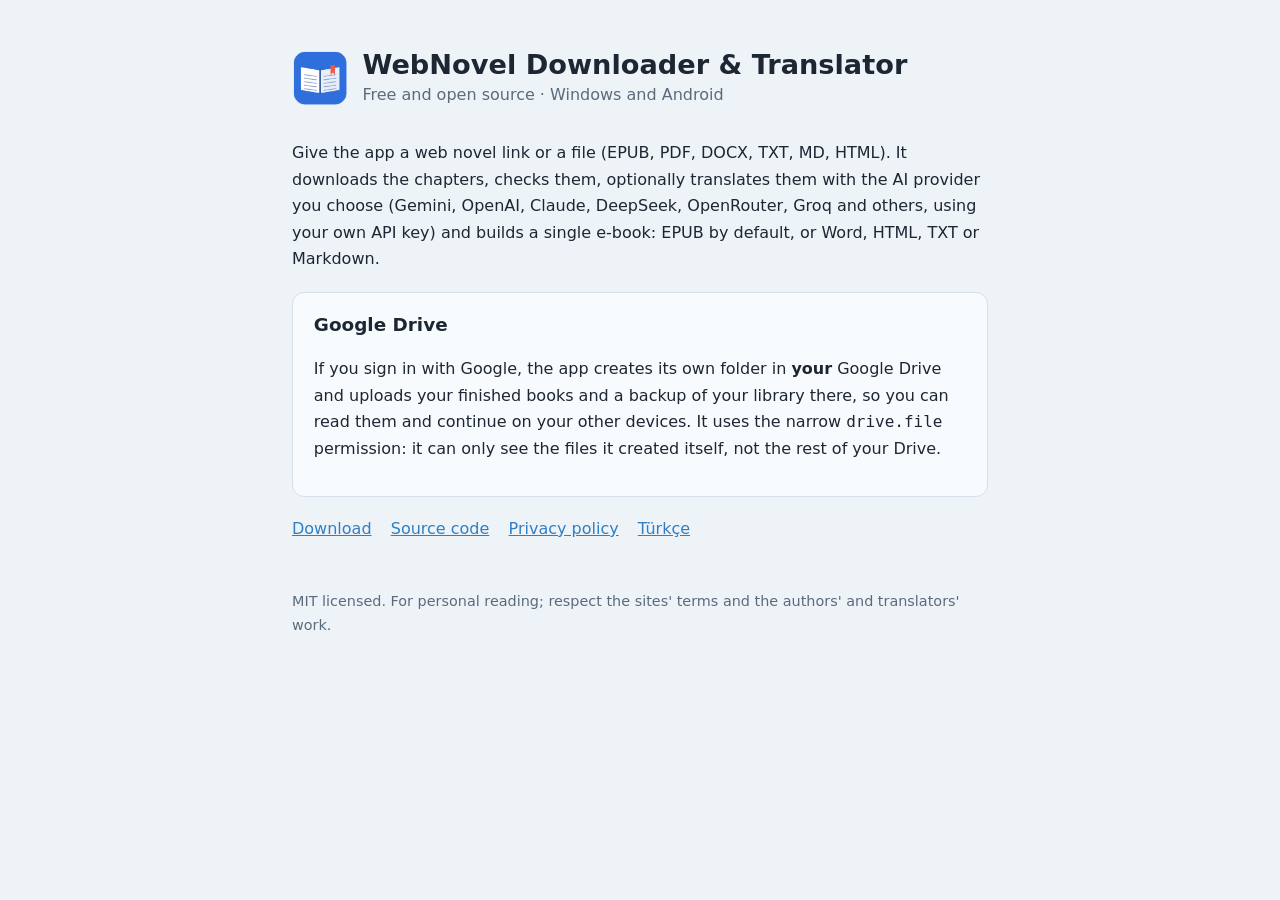
<file: docs/index.html>
<!DOCTYPE html>
<html lang="en">
<head>
<meta charset="utf-8">
<meta name="viewport" content="width=device-width, initial-scale=1">
<title>WebNovel Downloader &amp; Translator</title>
<meta name="description" content="Free, open-source app for Windows and Android that turns a web novel link or a file into one e-book, optionally translated by AI.">
<link rel="stylesheet" href="style.css">
<link rel="icon" href="icon.png">
</head>
<body>
<main>
<header>
  <img src="icon.png" alt="">
  <div>
    <h1>WebNovel Downloader &amp; Translator</h1>
    <div class="mut">Free and open source · Windows and Android</div>
  </div>
</header>

<p>Give the app a web novel link or a file (EPUB, PDF, DOCX, TXT, MD, HTML). It downloads the chapters, checks them,
optionally translates them with the AI provider you choose (Gemini, OpenAI, Claude, DeepSeek, OpenRouter, Groq and
others, using your own API key) and builds a single e-book: EPUB by default, or Word, HTML, TXT or Markdown.</p>

<section>
  <h2 style="margin-top:0">Google Drive</h2>
  <p>If you sign in with Google, the app creates its own folder in <strong>your</strong> Google Drive and uploads your
  finished books and a backup of your library there, so you can read them and continue on your other devices.
  It uses the narrow <code>drive.file</code> permission: it can only see the files it created itself, not the rest of
  your Drive.</p>
</section>

<div class="links">
  <a href="https://github.com/N4CR0N/novel-epub/releases/latest">Download</a>
  <a href="https://github.com/N4CR0N/novel-epub">Source code</a>
  <a href="privacy.html">Privacy policy</a>
  <a href="https://github.com/N4CR0N/novel-epub/blob/main/README.tr.md">Türkçe</a>
</div>

<footer>MIT licensed. For personal reading; respect the sites' terms and the authors' and translators' work.</footer>
</main>
</body>
</html>
</file>
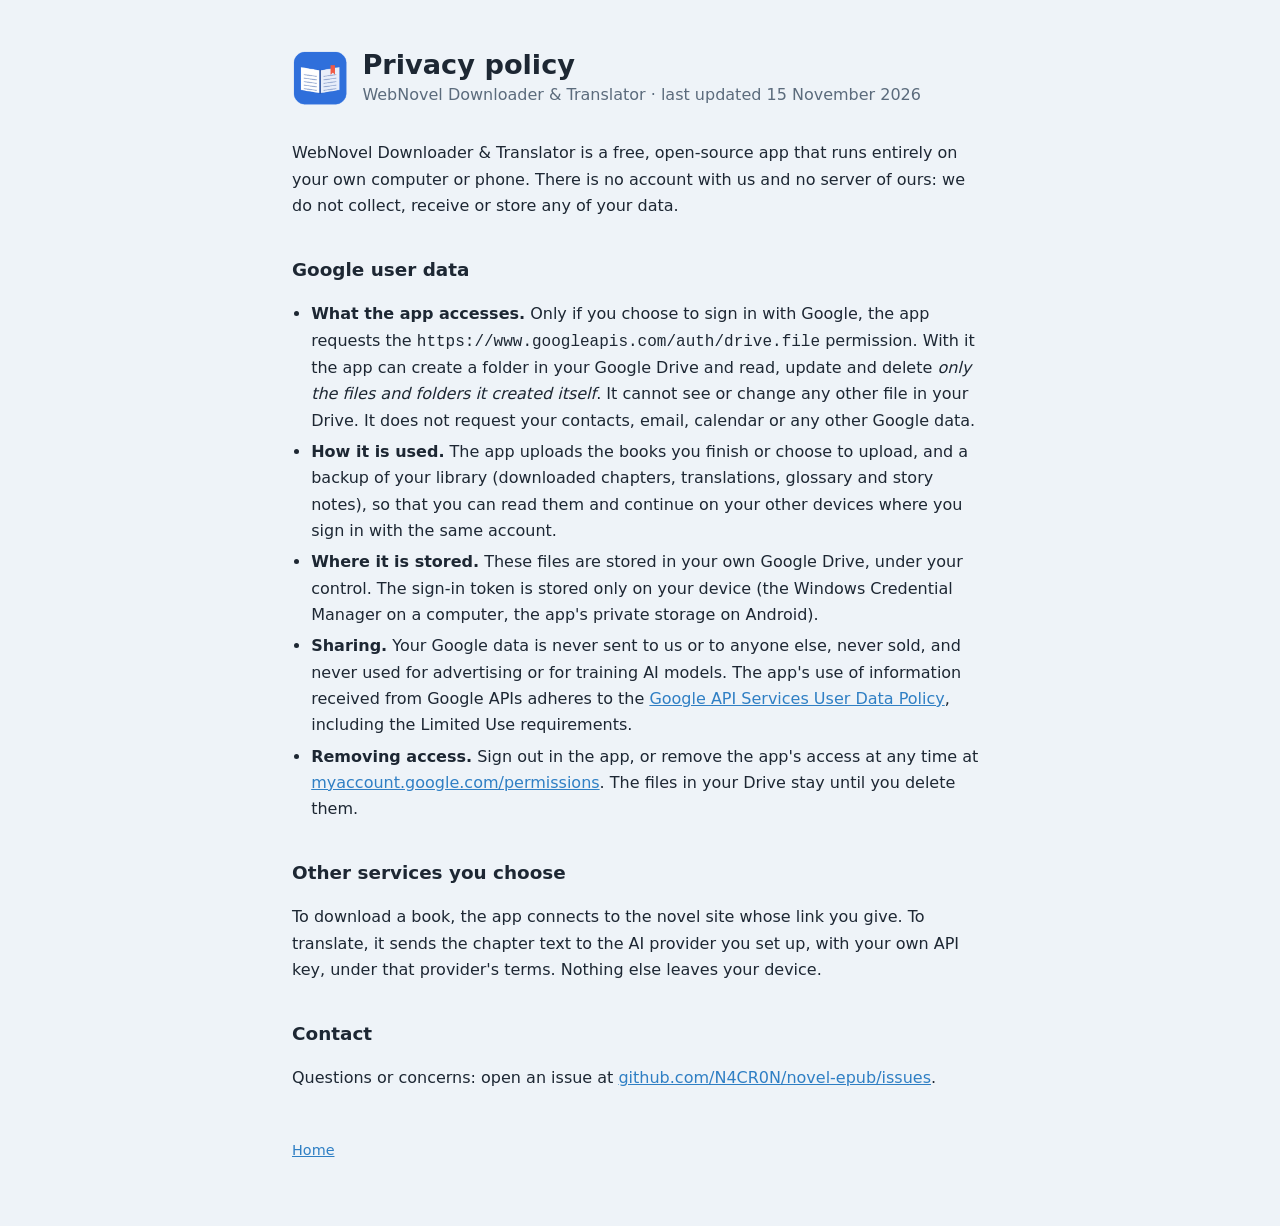
<file: docs/privacy.html>
<!DOCTYPE html>
<html lang="en">
<head>
<meta charset="utf-8">
<meta name="viewport" content="width=device-width, initial-scale=1">
<title>Privacy policy · WebNovel Downloader &amp; Translator</title>
<link rel="stylesheet" href="style.css">
<link rel="icon" href="icon.png">
</head>
<body>
<main>
<header>
  <img src="icon.png" alt="">
  <div>
    <h1>Privacy policy</h1>
    <div class="mut">WebNovel Downloader &amp; Translator · last updated 15 November 2026</div>
  </div>
</header>

<p>WebNovel Downloader &amp; Translator is a free, open-source app that runs entirely on your own computer or phone.
There is no account with us and no server of ours: we do not collect, receive or store any of your data.</p>

<h2>Google user data</h2>
<ul>
  <li><strong>What the app accesses.</strong> Only if you choose to sign in with Google, the app requests the
    <code>https://www.googleapis.com/auth/drive.file</code> permission. With it the app can create a folder in your
    Google Drive and read, update and delete <em>only the files and folders it created itself</em>. It cannot see or
    change any other file in your Drive. It does not request your contacts, email, calendar or any other Google data.</li>
  <li><strong>How it is used.</strong> The app uploads the books you finish or choose to upload, and a backup of your
    library (downloaded chapters, translations, glossary and story notes), so that you can read them and continue on
    your other devices where you sign in with the same account.</li>
  <li><strong>Where it is stored.</strong> These files are stored in your own Google Drive, under your control. The
    sign-in token is stored only on your device (the Windows Credential Manager on a computer, the app's private
    storage on Android).</li>
  <li><strong>Sharing.</strong> Your Google data is never sent to us or to anyone else, never sold, and never used for
    advertising or for training AI models. The app's use of information received from Google APIs adheres to the
    <a href="https://developers.google.com/terms/api-services-user-data-policy">Google API Services User Data Policy</a>,
    including the Limited Use requirements.</li>
  <li><strong>Removing access.</strong> Sign out in the app, or remove the app's access at any time at
    <a href="https://myaccount.google.com/permissions">myaccount.google.com/permissions</a>. The files in your Drive
    stay until you delete them.</li>
</ul>

<h2>Other services you choose</h2>
<p>To download a book, the app connects to the novel site whose link you give. To translate, it sends the chapter text
to the AI provider you set up, with your own API key, under that provider's terms. Nothing else leaves your device.</p>

<h2>Contact</h2>
<p>Questions or concerns: open an issue at
<a href="https://github.com/N4CR0N/novel-epub/issues">github.com/N4CR0N/novel-epub/issues</a>.</p>

<footer><a href="index.html">Home</a></footer>
</main>
</body>
</html>
</file>
<file: docs/style.css>
:root { color-scheme: light dark; --paper:#eef3f8; --surface:#f8fbfe; --ink:#1d2733; --mut:#5b6b7c; --line:#d5e0eb; --acc:#2f7fc4; }
@media (prefers-color-scheme: dark) { :root { --paper:#10161d; --surface:#161e27; --ink:#dfe7ef; --mut:#93a3b4; --line:#26323f; --acc:#6db3f2; } }
* { box-sizing: border-box; }
body { margin: 0; background: var(--paper); color: var(--ink); font: 16px/1.65 system-ui, -apple-system, "Segoe UI", Roboto, sans-serif; }
main { max-width: 46rem; margin: 0 auto; padding: 3rem 1.25rem 4rem; }
header { display: flex; gap: .9rem; align-items: center; margin-bottom: 2rem; }
header img { width: 56px; height: 56px; border-radius: 12px; }
h1 { font-size: 1.7rem; line-height: 1.25; margin: 0; }
h2 { font-size: 1.15rem; margin: 2.2rem 0 .6rem; }
p, li { color: var(--ink); } .mut { color: var(--mut); }
a { color: var(--acc); }
section { background: var(--surface); border: 1px solid var(--line); border-radius: 12px; padding: 1.1rem 1.3rem; margin: 1.2rem 0; }
ul { padding-left: 1.2rem; } li { margin: .3rem 0; }
.links { display: flex; flex-wrap: wrap; gap: .6rem 1.2rem; margin-top: 1rem; }
footer { margin-top: 3rem; font-size: .9rem; color: var(--mut); }
</file>
